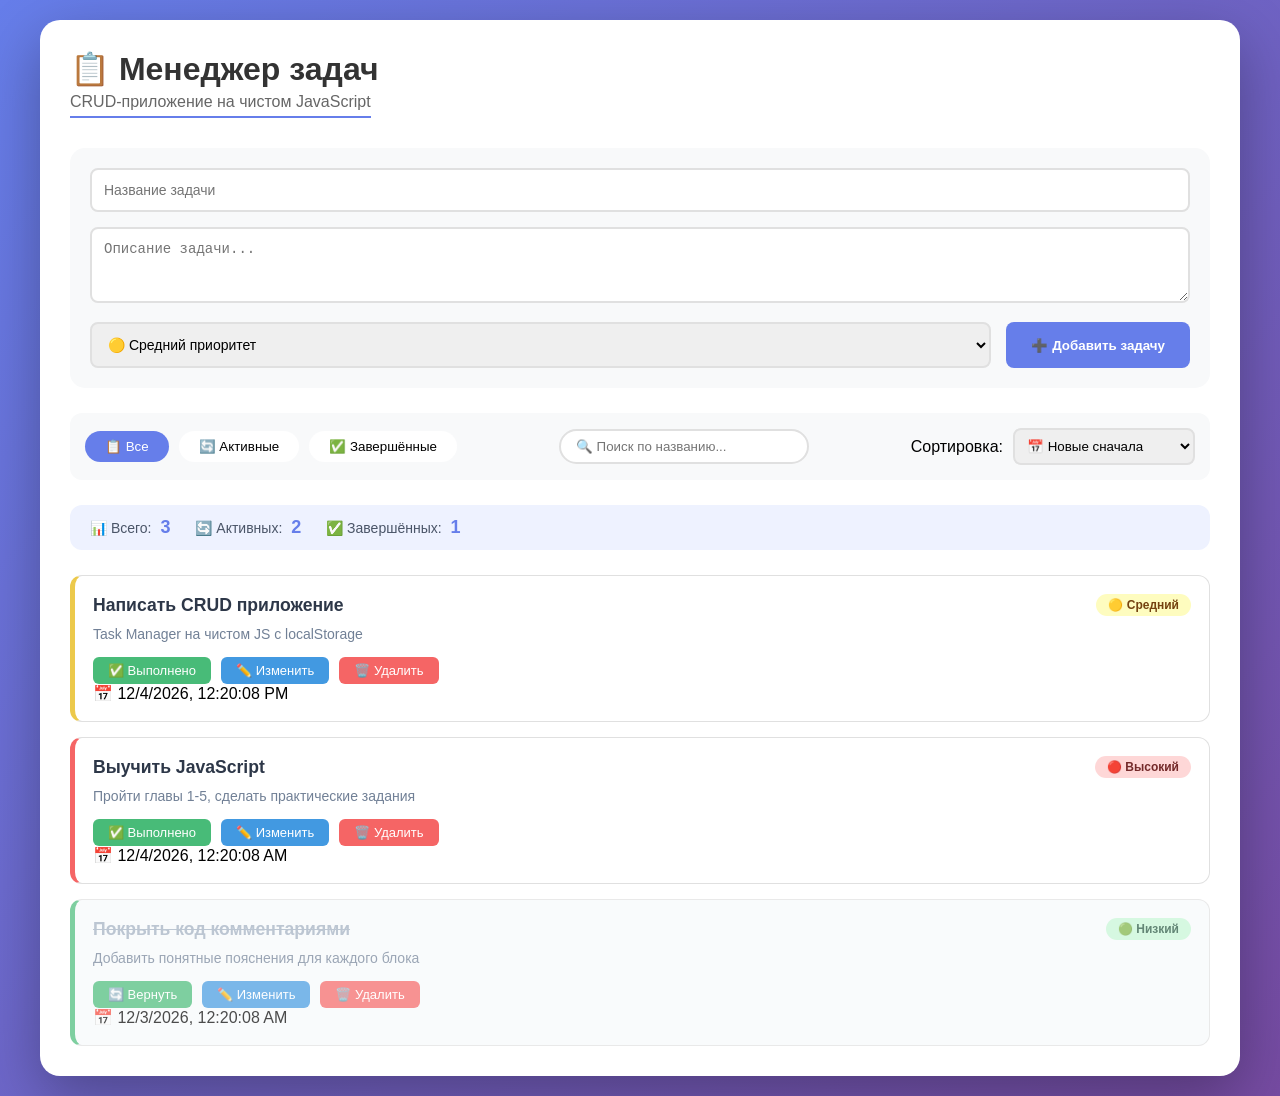
<file: task-manager/index.html>
<!DOCTYPE html>
<html lang="ru">
<head>
    <meta charset="UTF-8">
    <meta name="viewport" content="width=device-width, initial-scale=1.0">
    <title>Менеджер задач</title>
    <link rel="stylesheet" href="style.css">
</head>
<body>
    <div class="container">
        <h1>📋 Менеджер задач</h1>
        <p class="subtitle">CRUD-приложение на чистом JavaScript</p>

        <!-- ФОРМА ДОБАВЛЕНИЯ / РЕДАКТИРОВАНИЯ -->
        <form id="task-form">
            <div class="form-group">
                <input type="text" id="task-title" placeholder="Название задачи" required autocomplete="off">
            </div>
            <div class="form-group">
                <textarea id="task-desc" placeholder="Описание задачи..." rows="3"></textarea>
            </div>
            <div class="form-row">
                <select id="task-priority">
                    <option value="low">🟢 Низкий приоритет</option>
                    <option value="medium" selected>🟡 Средний приоритет</option>
                    <option value="high">🔴 Высокий приоритет</option>
                </select>
                <button type="submit" id="submit-btn">➕ Добавить задачу</button>
            </div>
        </form>

        <!-- ПАНЕЛЬ УПРАВЛЕНИЯ (Фильтр + Поиск + Сортировка)  -->
        <div class="controls-bar">
            <div class="filter-group">
                <button class="filter-btn active" data-filter="all">📋 Все</button>
                <button class="filter-btn" data-filter="active">🔄 Активные</button>
                <button class="filter-btn" data-filter="completed">✅ Завершённые</button>
            </div>
            
            <div class="search-group">
                <input type="search" id="search-input" placeholder="🔍 Поиск по названию..." autocomplete="off">
            </div>

            <div class="sort-group">
                <label>Сортировка:</label>
                <select id="sort-select">
                    <option value="newest">📅 Новые сначала</option>
                    <option value="oldest">📅 Старые сначала</option>
                    <option value="priority-high">⭐ Высокий приоритет</option>
                    <option value="priority-low">⭐ Низкий приоритет</option>
                </select>
            </div>
        </div>

        <!--  СЧЁТЧИК ЗАДАЧ  -->
        <div class="counters" id="counters">
            <span>📊 Всего: <strong id="total-count">0</strong></span>
            <span>🔄 Активных: <strong id="active-count">0</strong></span>
            <span>✅ Завершённых: <strong id="completed-count">0</strong></span>
        </div>

        <!--  КОНТЕЙНЕР ДЛЯ СПИСКА ЗАДАЧ  -->
        <div id="task-list" class="task-list"></div>
    </div>

    <script src="script.js"></script>
</body>
</html>
</file>
<file: task-manager/style.css>
* {
    margin: 0;
    padding: 0;
    box-sizing: border-box;
}

body {
    font-family: 'Segoe UI', Tahoma, Geneva, Verdana, sans-serif;
    background: linear-gradient(135deg, #667eea 0%, #764ba2 100%);
    min-height: 100vh;
    padding: 20px;
}

.container {
    max-width: 1200px;
    margin: 0 auto;
    background: white;
    border-radius: 20px;
    box-shadow: 0 20px 60px rgba(0,0,0,0.3);
    padding: 30px;
    animation: fadeIn 0.5s ease;
}

@keyframes fadeIn {
    from { opacity: 0; transform: translateY(-20px); }
    to { opacity: 1; transform: translateY(0); }
}

h1 {
    color: #333;
    margin-bottom: 5px;
    font-size: 2rem;
}

.subtitle {
    color: #666;
    margin-bottom: 30px;
    border-bottom: 2px solid #667eea;
    display: inline-block;
    padding-bottom: 5px;
}

/*  ФОРМА  */
#task-form {
    background: #f8f9fa;
    padding: 20px;
    border-radius: 15px;
    margin-bottom: 25px;
}

.form-group {
    margin-bottom: 15px;
}

#task-title, #task-desc, #task-priority {
    width: 100%;
    padding: 12px;
    border: 2px solid #e0e0e0;
    border-radius: 8px;
    font-size: 14px;
    transition: all 0.3s;
}

#task-title:focus, #task-desc:focus {
    outline: none;
    border-color: #667eea;
    box-shadow: 0 0 0 3px rgba(102,126,234,0.1);
}

.form-row {
    display: flex;
    gap: 15px;
}

.form-row select {
    flex: 1;
}

#submit-btn {
    background: #667eea;
    color: white;
    border: none;
    padding: 12px 25px;
    border-radius: 8px;
    cursor: pointer;
    font-weight: bold;
    transition: all 0.3s;
}

#submit-btn:hover {
    background: #5a67d8;
    transform: translateY(-2px);
    box-shadow: 0 5px 15px rgba(102,126,234,0.3);
}

/*  ПАНЕЛЬ УПРАВЛЕНИЯ  */
.controls-bar {
    display: flex;
    flex-wrap: wrap;
    gap: 20px;
    margin-bottom: 25px;
    padding: 15px;
    background: #f8f9fa;
    border-radius: 12px;
    justify-content: space-between;
    align-items: center;
}

.filter-group {
    display: flex;
    gap: 10px;
}

.filter-btn {
    padding: 8px 20px;
    border: none;
    background: white;
    border-radius: 20px;
    cursor: pointer;
    font-weight: 500;
    transition: all 0.3s;
}

.filter-btn.active {
    background: #667eea;
    color: white;
}

.search-group input {
    padding: 8px 15px;
    border: 2px solid #e0e0e0;
    border-radius: 20px;
    width: 250px;
}

.sort-group {
    display: flex;
    align-items: center;
    gap: 10px;
}

.sort-group select {
    padding: 8px;
    border-radius: 8px;
    border: 2px solid #e0e0e0;
}

/*  СЧЁТЧИКИ  */
.counters {
    display: flex;
    gap: 25px;
    padding: 12px 20px;
    background: #eef2ff;
    border-radius: 12px;
    margin-bottom: 25px;
    font-size: 14px;
}

.counters span {
    color: #4a5568;
}

.counters strong {
    color: #667eea;
    font-size: 18px;
    margin-left: 5px;
}

/*  КАРТОЧКИ ЗАДАЧ  */
.task-list {
    display: grid;
    gap: 15px;
}

.task-card {
    background: white;
    border: 1px solid #e0e0e0;
    border-radius: 12px;
    padding: 18px;
    transition: all 0.3s;
    animation: slideIn 0.3s ease;
}

@keyframes slideIn {
    from {
        opacity: 0;
        transform: translateX(-20px);
    }
    to {
        opacity: 1;
        transform: translateX(0);
    }
}

.task-card:hover {
    box-shadow: 0 5px 20px rgba(0,0,0,0.1);
    transform: translateX(5px);
}

/* Приоритеты */
.task-card.priority-low {
    border-left: 5px solid #48bb78;
}
.task-card.priority-medium {
    border-left: 5px solid #ecc94b;
}
.task-card.priority-high {
    border-left: 5px solid #f56565;
}

/* Завершённые задачи */
.task-card.completed {
    opacity: 0.7;
    background: #f7fafc;
}

.task-card.completed h3 {
    text-decoration: line-through;
    color: #a0aec0;
}

.task-header {
    display: flex;
    justify-content: space-between;
    align-items: center;
    margin-bottom: 10px;
}

.task-header h3 {
    color: #2d3748;
    font-size: 1.1rem;
}

.badge {
    padding: 4px 12px;
    border-radius: 20px;
    font-size: 12px;
    font-weight: bold;
}

.priority-low .badge { background: #c6f6d5; color: #22543d; }
.priority-medium .badge { background: #fefcbf; color: #744210; }
.priority-high .badge { background: #fed7d7; color: #742a2a; }

.task-card p {
    color: #718096;
    margin-bottom: 15px;
    font-size: 14px;
}

.task-actions {
    display: flex;
    gap: 10px;
}

.task-actions button {
    padding: 6px 15px;
    border: none;
    border-radius: 6px;
    cursor: pointer;
    font-size: 13px;
    transition: all 0.2s;
}

.task-actions button:first-child {
    background: #48bb78;
    color: white;
}

.task-actions button:nth-child(2) {
    background: #4299e1;
    color: white;
}

.task-actions button:last-child {
    background: #f56565;
    color: white;
}

.task-actions button:hover {
    transform: scale(1.05);
}

.empty {
    text-align: center;
    padding: 40px;
    color: #a0aec0;
    font-size: 1.2rem;
}
</file>
